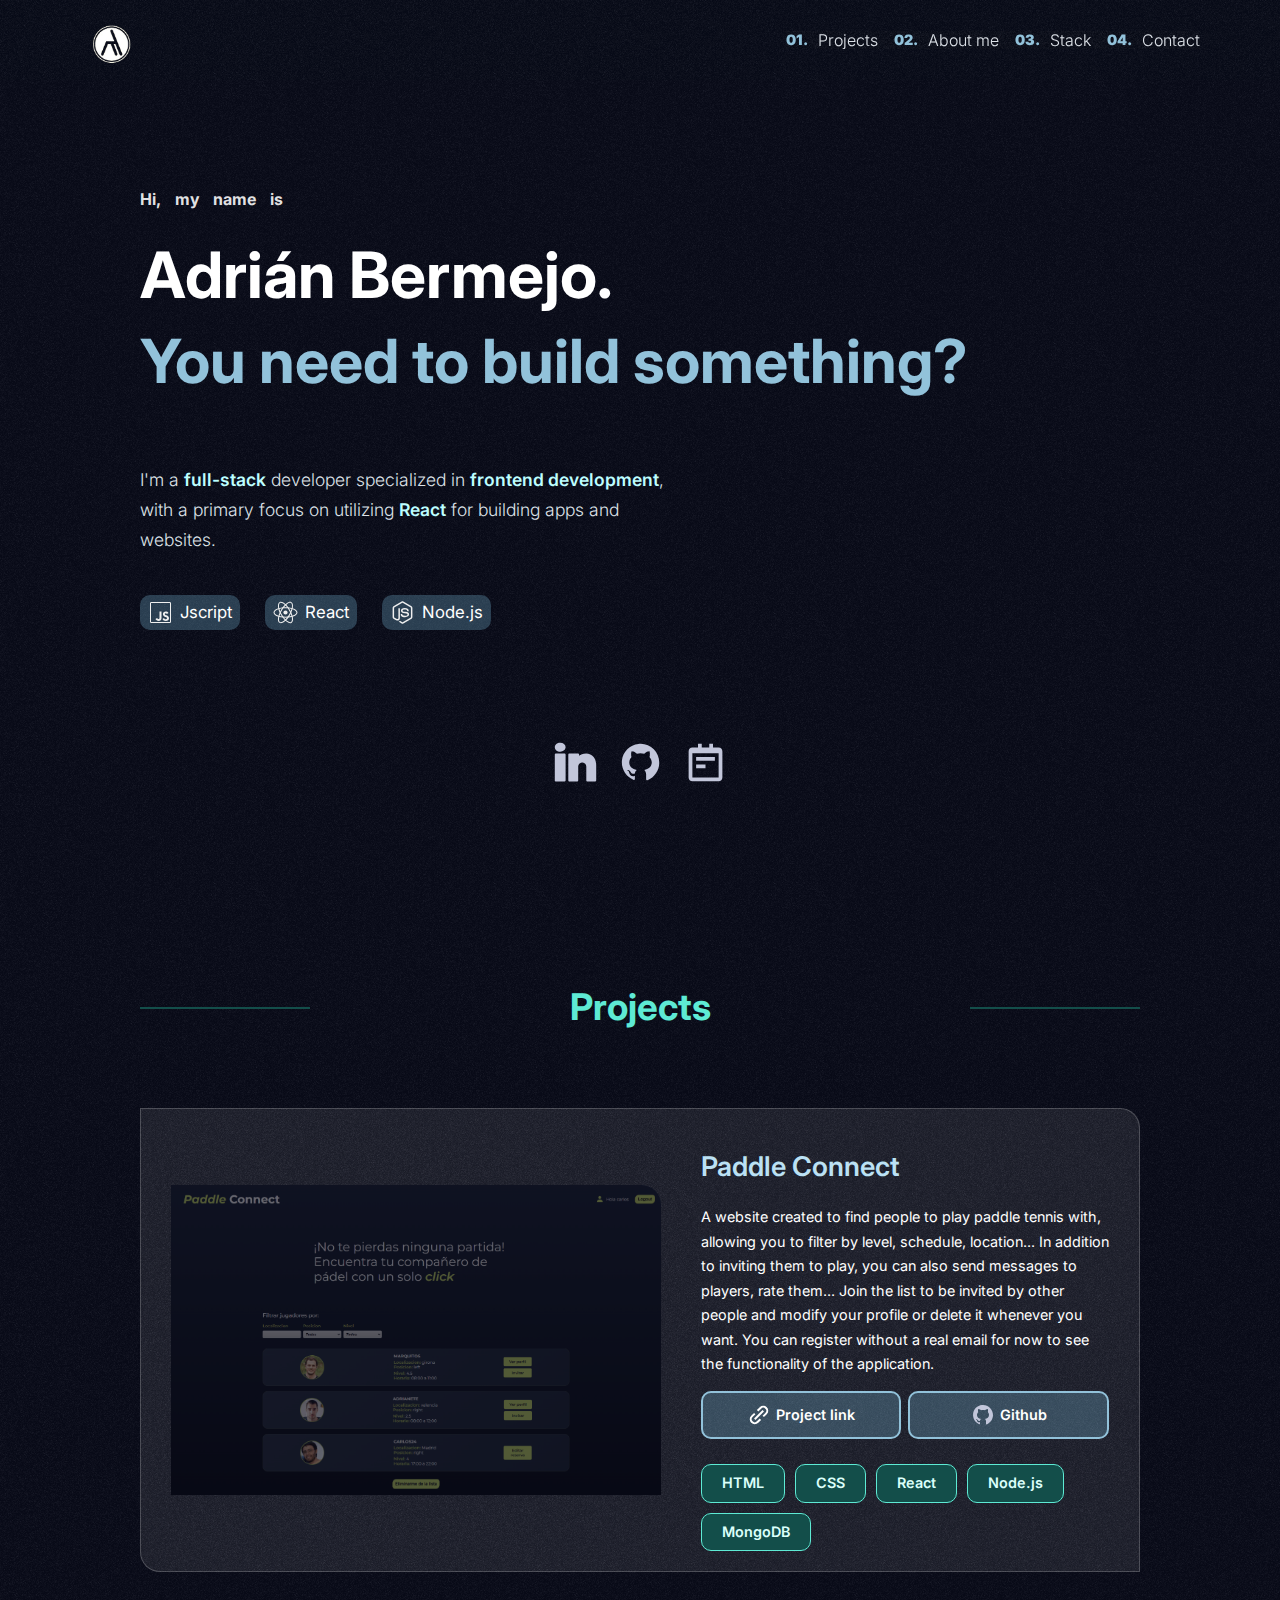
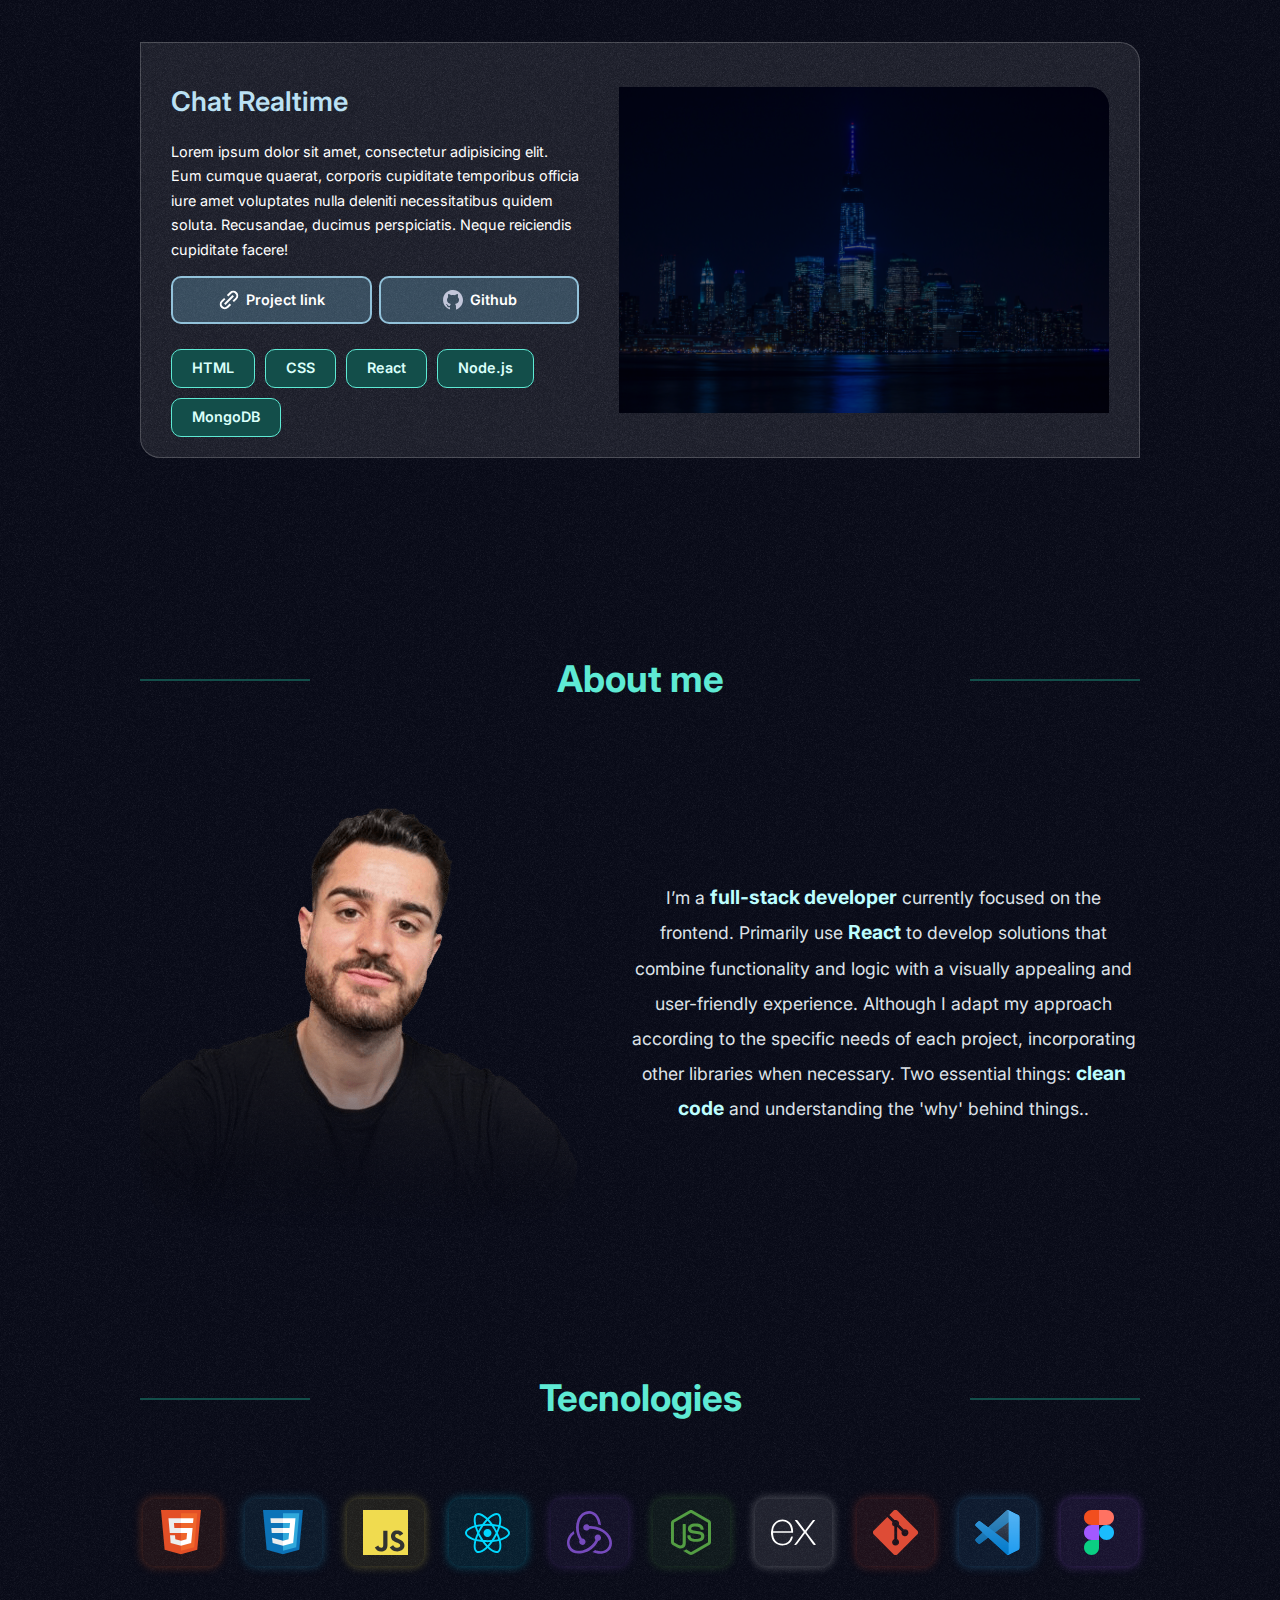
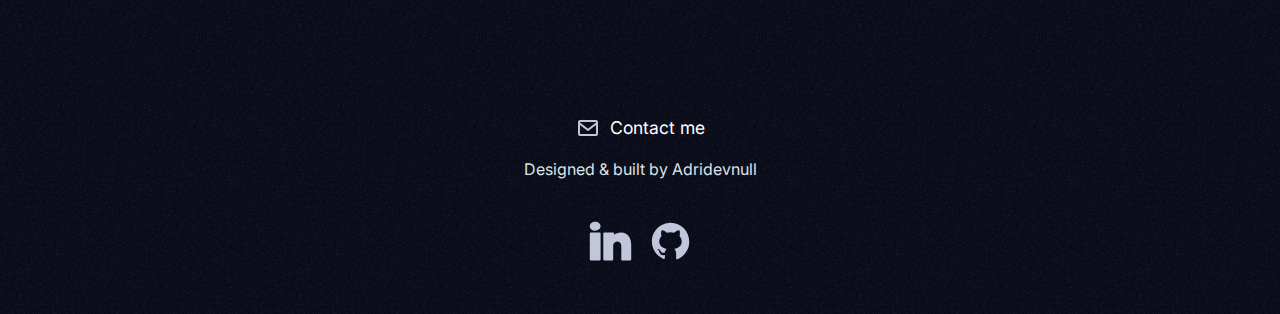
<file: docs/index.html>
<!doctype html><html lang="en"><head><meta charset="UTF-8"><link rel="icon" type="image/svg+xml" href="/vite.svg"><meta name="viewport" content="width=device-width,initial-scale=1"><link rel="preconnect" href="https://fonts.googleapis.com"><link rel="preconnect" href="https://fonts.gstatic.com" crossorigin><link href="https://fonts.googleapis.com/css2?family=Inter:wght@100..900&display=swap" rel="stylesheet"><title>Adri Devnull | Software Developer</title><script type="module" crossorigin src="./assets/index-0262dd60.js"></script><link rel="stylesheet" href="./assets/index-57005b27.css"></head><body><header><nav id="nav" class="nav"><a href="#" class="logo__container"><img src="./assets/logo-fd71c881.png" class="logo-image" alt="logo adridevnull"> </a><label for="menu_burguer" class="label-burguer"><img src="./assets/menu-burguer-0c2b4615.svg" class="label-image" alt="menu burguer icon"></label> <input type="checkbox" id="menu_burguer" class="input_burguer"><ul class="nav__list"><li class="nav__list__item"><span class="nav__list-number">01.</span> <a class="nav__list-link" href="#projects">Projects</a></li><li class="nav__list__item"><span class="nav__list-number">02.</span> <a class="nav__list-link" href="#about">About me</a></li><li class="nav__list__item"><span class="nav__list-number">03.</span> <a class="nav__list-link" href="#stack">Stack</a></li><li class="nav__list__item"><span class="nav__list-number">04.</span> <a class="nav__list-link" href="#contact">Contact</a></li></ul></nav></header><main><section class="home container"><article class="home__content"><h1 class="home__greeting">Hi, my name is</h1><h2 class="home__title">Adrián Bermejo.</h2><h2 class="home__subtitle">You need to build something?</h2><p class="home__text">I'm a <span class="home__text-span">full-stack</span> developer specialized in <span class="home__text-span">frontend development</span>, with a primary focus on utilizing <span class="home__text-span">React</span> for building apps and websites.</p><div class="home__skills-container"><span class="home-skills"><img class="home__skills-image" src="./assets/js-3dd9ff8a.svg" alt=""> Jscript </span><span class="home-skills"><img class="home__skills-image" src="./assets/react-80afa39b.svg" alt=""> React </span><span class="home-skills"><img class="home__skills-image" src="./assets/node-ba1c70eb.svg" alt=""> Node.js</span></div><div class="home__social"><a href="#"><img src="./assets/linkedin-6f11330e.svg" class="home__social-icon" alt="linkedin icon"> </a><a href="#"><img src="./assets/github-aec80ceb.svg" class="home__social-icon" alt="github icon"> </a><a href="#"><img src="./assets/cv-23d942d9.svg" class="home__social-icon" alt="cv icon "></a></div></article></section><section class="projects container" id="projects"><h2 class="projects-title section-title">Projects</h2><div class="projects__content"><article class="project__container"><div class="project__image-container"><img src="./assets/desktop-paddle-connect-1578d75f.PNG" class="project__image" alt=""></div><div class="project__info-container"><h2 class="project__name">Paddle Connect</h2><p class="project__info">A website created to find people to play paddle tennis with, allowing you to filter by level, schedule, location... In addition to inviting them to play, you can also send messages to players, rate them... Join the list to be invited by other people and modify your profile or delete it whenever you want. You can register without a real email for now to see the functionality of the application.</p><div class="project__links"><a href="#" class="project-link"><img src="./assets/link-image-c2992ee1.svg" alt=""> Project link</a> <a href="#" class="project-link"><img src="./assets/github-aec80ceb.svg" alt=""> Github</a></div><div class="project__technologies"><span class="project-technologie">HTML</span> <span class="project-technologie">CSS</span> <span class="project-technologie">React</span> <span class="project-technologie">Node.js</span> <span class="project-technologie">MongoDB</span></div></div></article><article class="project__container"><div class="project__info-container"><h2 class="project__name">Chat Realtime</h2><p class="project__info">Lorem ipsum dolor sit amet, consectetur adipisicing elit. Eum cumque quaerat, corporis cupiditate temporibus officia iure amet voluptates nulla deleniti necessitatibus quidem soluta. Recusandae, ducimus perspiciatis. Neque reiciendis cupiditate facere!</p><div class="project__links"><a href="#" class="project-link"><img src="./assets/link-image-c2992ee1.svg" alt=""> Project link</a> <a href="#" class="project-link"><img src="./assets/github-aec80ceb.svg" alt=""> Github</a></div><div class="project__technologies"><span class="project-technologie">HTML</span> <span class="project-technologie">CSS</span> <span class="project-technologie">React</span> <span class="project-technologie">Node.js</span> <span class="project-technologie">MongoDB</span></div></div><div class="project__image-container"><img src="./assets/test-bg-587ea407.jpg" class="project__image" alt=""></div></article></div></section><section class="about container" id="about"><h2 class="about-title section-title">About me</h2><article class="about__content"><img class="about__image" src="./assets/adri-profile-min1-53d0bce2.png" alt="adri bermejo image about me"><p class="about__text">I’m a <span class="about__remarked-word">full-stack developer</span> currently focused on the frontend. Primarily use <span class="about__remarked-word">React</span> to develop solutions that combine functionality and logic with a visually appealing and user-friendly experience. Although I adapt my approach according to the specific needs of each project, incorporating other libraries when necessary. Two essential things: <span class="about__remarked-word">clean code</span> and understanding the 'why' behind things..</p></article></section><section class="stack container" id="stack"><h2 class="stack-title section-title">Tecnologies</h2><ul class="stack__list"><li class="stack__item html"><img src="./assets/html-8c4d7786.svg" class="stack__item-image" alt=""></li><li class="stack__item css"><img src="./assets/css-a3b2b938.svg" class="stack__item-image" alt=""></li><li class="stack__item js"><img src="./assets/javascript-35328c60.svg" class="stack__item-image" alt=""></li><li class="stack__item react"><img src="./assets/react-9ce00cf7.svg" class="stack__item-image" alt=""></li><li class="stack__item redux"><img src="./assets/redux-e6780d6f.svg" class="stack__item-image" alt=""></li><li class="stack__item node"><img src="./assets/nodejs-f9b4964c.svg" class="stack__item-image" alt=""></li><li class="stack__item express"><img src="./assets/express-c64c8d88.svg" class="stack__item-image" alt=""></li><li class="stack__item git"><img src="./assets/git-cc43d5b0.svg" class="stack__item-image" alt=""></li><li class="stack__item vscode"><img src="./assets/vscode-1e8d2e84.svg" class="stack__item-image" alt=""></li><li class="stack__item figma"><img src="./assets/figma-9a79222c.svg" class="stack__item-image" alt=""></li></ul></section></main><footer><section class="footer container" id="contact"><div class="footer__content"><a href="#" class="footer__contact"><img src="./assets/mail-beb0fe2e.svg" alt="">Contact me</a> <span class="footer-developed">Designed & built by Adridevnull</span></div><ul class="footer__social"><li><a href="#"><img src="./assets/linkedin-6f11330e.svg" class="home__social-icon" alt="linkedin icon"></a></li><li><a href="#"><img src="./assets/github-aec80ceb.svg" class="home__social-icon" alt="github icon"></a></li></ul></section></footer></body></html>
</file>
<file: docs/assets/index-57005b27.css>
html{-webkit-text-size-adjust:100%;line-height:1.15}body{margin:0}main{display:block}h1{font-size:2em;margin:.67em 0}hr{box-sizing:content-box;height:0;overflow:visible}pre{font-family:monospace,monospace;font-size:1em}a{background-color:transparent}abbr[title]{border-bottom:none;text-decoration:underline;-webkit-text-decoration:underline dotted;text-decoration:underline dotted}b,strong{font-weight:bolder}code,kbd,samp{font-family:monospace,monospace;font-size:1em}small{font-size:80%}sub,sup{font-size:75%;line-height:0;position:relative;vertical-align:baseline}sub{bottom:-.25em}sup{top:-.5em}img{border-style:none}button,input,optgroup,select,textarea{font-family:inherit;font-size:100%;line-height:1.15;margin:0}button,input{overflow:visible}button,select{text-transform:none}[type=button],[type=reset],[type=submit],button{-webkit-appearance:button}[type=button]::-moz-focus-inner,[type=reset]::-moz-focus-inner,[type=submit]::-moz-focus-inner,button::-moz-focus-inner{border-style:none;padding:0}[type=button]:-moz-focusring,[type=reset]:-moz-focusring,[type=submit]:-moz-focusring,button:-moz-focusring{outline:1px dotted ButtonText}fieldset{padding:.35em .75em .625em}legend{box-sizing:border-box;color:inherit;display:table;max-width:100%;padding:0;white-space:normal}progress{vertical-align:baseline}textarea{overflow:auto}[type=checkbox],[type=radio]{box-sizing:border-box;padding:0}[type=number]::-webkit-inner-spin-button,[type=number]::-webkit-outer-spin-button{height:auto}[type=search]{-webkit-appearance:textfield;outline-offset:-2px}[type=search]::-webkit-search-decoration{-webkit-appearance:none}::-webkit-file-upload-button{-webkit-appearance:button;font:inherit}details{display:block}summary{display:list-item}[hidden],template{display:none}:root{--background-color:#090c1a;--subtittle-color:#92c2da;--titles-color:#e9e9e9;--titles-project:#bbe1f4;--text-color:#dde2e8;--remark-text-color:#bdfeff;--background-links:rgba(119,181,212,.3);--background-technologies:#134e4a;--border-technologies:#5eead4;--text-technologies:#dbfffa}*,:after,:before{box-sizing:border-box}html{scroll-behavior:smooth}img{display:block;max-width:100%}ul{list-style:none;margin-bottom:0;margin-top:0;padding-left:0}a{color:inherit;text-decoration:none}body{background-color:#090c1a;background-color:var(--background-color);background-image:url(./noisy-bg-2053babc.webp);color:#fff;font-family:Inter,sans-serif;margin:0}.container{max-width:1200px;padding:0 30px}@media (min-width:768px){.container{padding:0 100px}}header{height:80px;margin-bottom:110px}.section-title{color:#5eead4;font-size:2.3em;margin-bottom:80px;position:relative;text-align:center}.section-title:after,.section-title:before{background-color:#134e4a;content:"";height:2px;position:absolute;top:50%;width:90px}.section-title:before{left:0}.section-title:after{right:0}.section-title:hover{color:#92c2da}@media (min-width:768px){.section-title:after,.section-title:before{background-color:#134e4a;content:"";height:2px;position:absolute;top:50%;width:170px}}.logo-image{height:60px;-o-object-fit:cover;object-fit:cover;width:60px}.nav{background-color:#090c1ae6;background-image:url(./noisy-bg-2053babc.webp);flex-wrap:wrap;height:80px;justify-content:space-between;padding:0 2em;position:fixed;top:0;z-index:9}.nav,.nav__list{align-items:center;display:flex;width:100%}.nav__list{background-color:#dde2e8f2;background-image:url(./noisy-bg-2053babc.webp);flex-direction:column;gap:50px;height:0;justify-content:center;left:0;overflow:hidden;position:absolute;top:80px;transition:all .5s}.nav__list__item{align-items:center;display:flex;flex-direction:column}.nav__list-number{color:#1e2c4b;font-size:1.1em;font-weight:900}.nav__list-link{color:#000;font-size:1.5em;font-weight:700}.input_burguer{display:none}.label-image{height:45px;width:45px}#menu_burguer:checked+.nav__list{height:calc(100vh - 80px)}@media (min-width:768px){.nav{padding:0 80px}.label-burguer{display:none}.nav__list{background-color:transparent;flex-direction:row;gap:1rem;height:auto;position:static;width:auto}.nav__list-number{color:#92c2da;color:var(--subtittle-color);font-size:.9em}.nav__list__item{flex-direction:row;gap:10px}.nav__list-link{color:#dde2e8;color:var(--text-color);font-size:1em;font-weight:300}.nav__list-link:hover{color:#92c2da;color:var(--subtittle-color);transition:color .2s}}.home{height:85vh}.home__greeting{color:#ffffffe6;font-size:1em;margin:0;padding-bottom:20px;word-spacing:.6em}.home__content{display:flex;flex-direction:column}.home__title{font-size:2.5em;margin:0}.home__subtitle{color:#92c2da;color:var(--subtittle-color);font-size:1.8em;margin-top:0;padding-top:15px}.home__text{color:#dde2e8;color:var(--text-color);font-size:1.1em;line-height:1.7em;margin-bottom:40px}.home__text-span{color:#bdfeff;color:var(--remark-text-color);font-weight:600}.home__skills-container{display:flex;justify-content:space-evenly;margin-bottom:110px}.home-skills{align-items:center;background-color:#77b5d44d;background-color:var(--background-links);border-radius:10px;display:flex;font-size:1.05em;font-weight:600;gap:7px;padding:5px 8px}.home__skills-image{height:25px}.home__social{display:flex;gap:20px;justify-content:center}.home__social-icon{height:40px;width:40px}@media (min-width:768px){.home{margin:0 auto}.home__greeting{padding-bottom:30px}.home__title{font-size:4em}.home__subtitle{color:#92c2da;color:var(--subtittle-color);font-size:3.8em;margin-top:0;padding-top:15px}.home__text{font-weight:300;width:550px}.home__skills-container{display:flex;gap:25px;justify-content:flex-start;margin-bottom:110px}.home-skills{font-weight:400}.home__social-icon{height:45px;width:45px}.home__social-icon:hover{border-radius:40%;box-shadow:0 0 10px 3px #ffffff50;filter:brightness(2);transition:all .1s}}.projects{margin-bottom:100px}.projects__content{display:flex;flex-direction:column;gap:40px}.project__image{border-radius:0 20px 0 0}.project__container{background-color:#dde2e81a;background-image:url(./noisy-bg-2053babc.webp);border:1px solid hsla(0,0%,100%,.2);border-radius:0 20px;padding:20px 30px}.project__name{font-size:1.7em;font-weight:600}.project__info{font-size:1.1em;line-height:1.7em}.project__links{display:flex;gap:7px;justify-content:space-between;margin-bottom:25px}.project-link{align-items:center;background-color:#77b5d44d;background-color:var(--background-links);border:2px solid #92c2da;border:2px solid var(--subtittle-color);border-radius:10px;display:flex;font-size:1.05em;font-weight:600;gap:5px;justify-content:center;padding:10px;width:50%}.project__technologies{display:flex;flex-wrap:wrap;gap:10px}.project-technologie{background-color:#134e4a;background-color:var(--background-technologies);border:1px solid #5eead4;border:1px solid var(--border-technologies);border-radius:10px;color:#dbfffa;color:var(--text-technologies);font-size:1;font-weight:600;padding:10px 20px}@media (min-width:768px){.projects{margin:0 auto 200px}.project__container{align-items:center;display:flex;gap:40px}.projects__content{gap:70px}.project__container:hover{box-shadow:0 0 1px 2px #fff9;transition:.3s}.project__image-container{cursor:pointer;overflow:hidden;position:relative;width:1200px}.project__image-container:before{background-color:#02020f99;border-radius:0 20px 0 0;content:"";height:100%;left:0;position:absolute;top:0;transition:all .7s ease;width:100%}.project__image-container:hover:before{left:-100%;opacity:0}.project__info-container{width:1000px}.project__name{color:#bbe1f4;color:var(--titles-project)}.project__info{font-size:.9em;line-height:1.7em}.project-link{font-size:.9em}.project-link:hover{background-color:#77b5d499;font-size:1em;transition:all .2s}.project-technologie{font-size:.9em;font-weight:600}}.about{margin-bottom:50px}.about__content{display:flex;flex-direction:column;gap:50px}.about__image{border-radius:60px;-webkit-mask-image:linear-gradient(#000 50%,transparent);mask-image:linear-gradient(#000 50%,transparent);padding-top:25px}.about__text{color:#dde2e8;color:var(--text-color);font-size:1.1em;line-height:1.7em;text-align:center}.about__remarked-word{color:#bdfeff;color:var(--remark-text-color);font-size:1.1em;font-weight:700}@media (min-width:768px){.about{margin:0 auto 150px}.about__content{align-items:center;flex-direction:row;gap:50px}.about__text{line-height:2em}}@media (max-width:900px){.about__content{flex-direction:column}}.stack{margin-bottom:80px}.stack__list{display:flex;flex-wrap:wrap;gap:25px;justify-content:center}.stack__item{border-radius:12px;padding:10px 15px}.stack__item-image{height:45px;-o-object-fit:contain;object-fit:contain;width:45px}.html{background-color:#ef652a1a;box-shadow:0 0 10px 1px #ef652a4d}.css,.html{border:1px solid transparent}.css{background-color:#30a9dc1a;box-shadow:0 0 10px 1px #30a9dc4d}.js{background-color:#f0db4f1a;box-shadow:0 0 10px 1px #f0db4f4d}.js,.react{border:1px solid transparent}.react{background-color:#00d8ff1a;box-shadow:0 0 10px 1px #00d8ff4d}.redux{background-color:#764abc1a;box-shadow:0 0 10px 1px #764abc4d}.node,.redux{border:1px solid transparent}.node{background-color:#539e431a;box-shadow:0 0 10px 1px #539e434d}.express{background-color:#fafafa1a;box-shadow:0 0 10px 1px #fafafa4d}.express,.git{border:1px solid transparent}.git{background-color:#de4c361a;box-shadow:0 0 10px 1px #de4c364d}.figma{background-color:#a95fff1a;box-shadow:0 0 10px 1px #a95fff4d}.figma,.vscode{border:1px solid transparent}.vscode{background-color:#3da9f21a;box-shadow:0 0 10px 1px #3da9f24d}@media (min-width:768px){.stack{margin:0 auto 150px}.html:hover{background-color:#ef652a33;border:1px solid #ef652a;box-shadow:0 0 10px 7px #ef652a4d;transition:.3s}.css:hover{background-color:#30a9dc33;border:1px solid #30a9dc;box-shadow:0 0 10px 7px #30a9dc4d;transition:.3s}.js:hover{background-color:#f0db4f1a;border:1px solid #f0db4f;box-shadow:0 0 10px 7px #f0db4f4d;transition:.3s}.react:hover{background-color:#00d8ff1a;border:1px solid #00d8ff;box-shadow:0 0 10px 7px #00d8ff4d;transition:.3s}.redux:hover{background-color:#764abc1a;border:1px solid #764abc;box-shadow:0 0 10px 7px #764abc4d;transition:.3s}.node:hover{background-color:#539e431a;border:1px solid #539e43;box-shadow:0 0 10px 7px #539e434d;transition:.3s}.express:hover{background-color:#fafafa1a;border:1px solid #fafafa;box-shadow:0 0 10px 7px #fafafa4d;transition:.3s}.git:hover{background-color:#de4c361a;border:1px solid #de4c36;box-shadow:0 0 10px 7px #de4c364d;transition:.3s}.figma:hover{background-color:#a95fff1a;border:1px solid #a95fff;box-shadow:0 0 10px 7px #a95fff4d;transition:.3s}.vscode:hover{background-color:#3da9f21a;border:1px solid #3da9f2;box-shadow:0 0 10px 7px #3da9f24d;transition:.3s}}.footer__content{flex-direction:column;margin-bottom:30px}.footer__contact,.footer__content{align-items:center;display:flex;gap:10px}.footer__contact{font-size:1.1em}.footer-developed{color:#dde2e8;color:var(--text-color)}.footer__social{align-items:center;display:flex;gap:15px;justify-content:center;padding-bottom:50px}@media (min-width:768px){.footer{margin:0 auto}.footer__content{gap:20px;margin-bottom:40px}.footer-developed{font-size:1em}.footer__contact:hover{color:#92c2da;color:var(--subtittle-color);font-size:1.3em;font-weight:600;transition:font-size .3s ease}}
</file>
